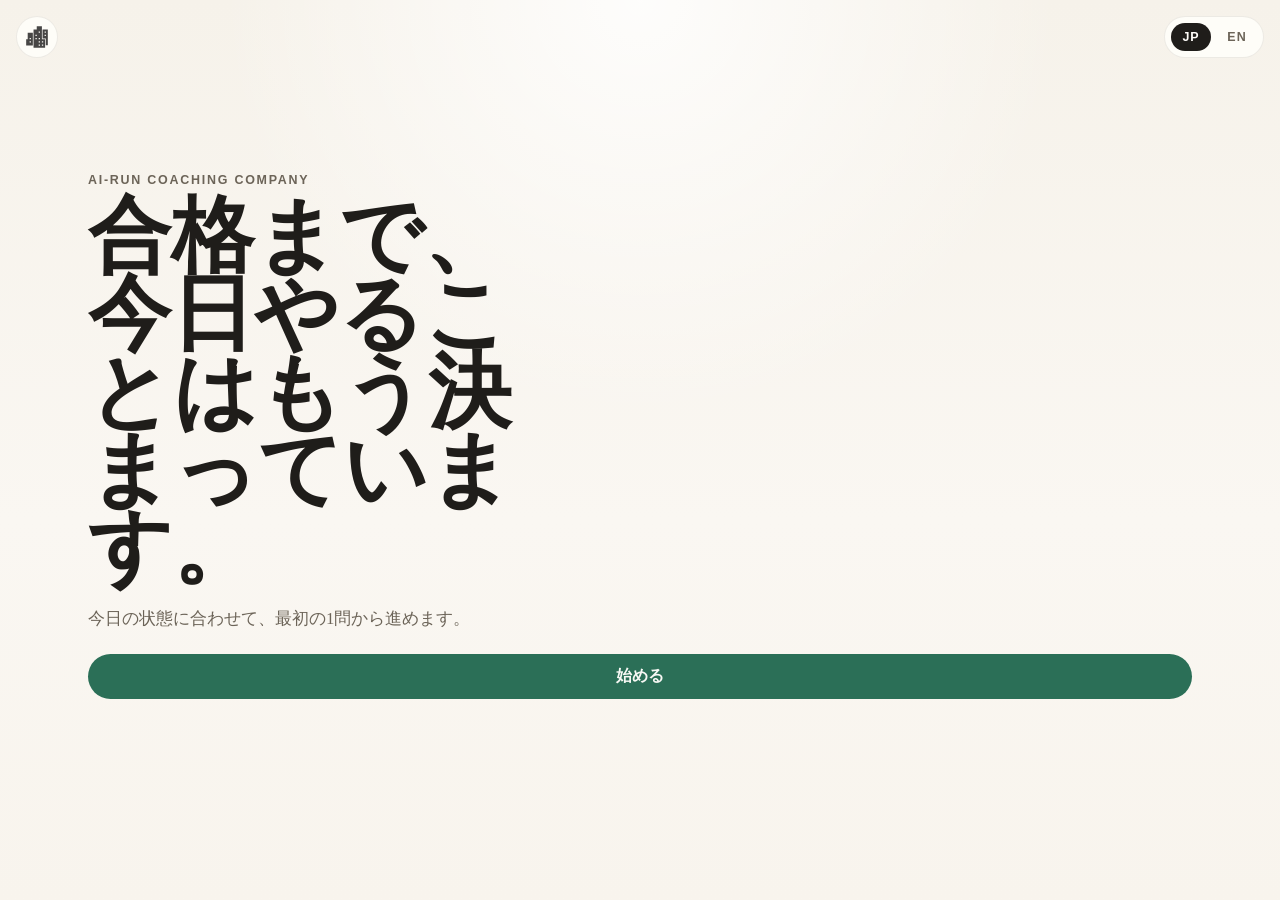
<file: index.html>
<!doctype html>
<html lang="ja">
  <head>
    <meta charset="UTF-8" />
    <meta name="viewport" content="width=device-width, initial-scale=1.0" />
    <title>Coaching Company</title>
    <link rel="icon" type="image/svg+xml" href="./urban-building-company-city-apartment-svgrepo-com.svg" />
    <link rel="stylesheet" href="./styles.css" />
  </head>
  <body>
    <main class="page-shell page-shell--slide">
      <section class="hero hero--slide">
        <a id="adminLink" class="admin-link" href="./company-view.html" aria-label="Admin">
          <img
            src="./urban-building-company-city-apartment-svgrepo-com.svg"
            alt=""
            class="admin-link__icon"
            aria-hidden="true"
          />
        </a>
        <p class="eyebrow">AI-run coaching company</p>
        <h1 id="topTitle">合格まで、今日やることはもう決まっています。</h1>
        <p id="topCopy" class="hero-copy">今日の状態に合わせて、最初の1問から進めます。</p>
        <a id="startLink" class="refresh-button hero-button slide-link" href="./start.html">始める</a>
      </section>
    </main>
    <script type="module">
      import { mountLanguageToggle, t, withLang } from "./session.js";
      mountLanguageToggle();
      document.documentElement.lang = new URLSearchParams(window.location.search).get("lang") || "ja";
      document.getElementById("topTitle").textContent = t("topTitle");
      document.getElementById("topCopy").textContent = t("topCopy");
      document.getElementById("startLink").textContent = t("startButton");
      document.getElementById("startLink").href = withLang("./start.html");
      document.getElementById("adminLink").href = withLang("./company-view.html");
      document.getElementById("adminLink").title = t("adminEntry");
      document.getElementById("adminLink").setAttribute("aria-label", t("adminEntry"));
    </script>
  </body>
</html>
</file>
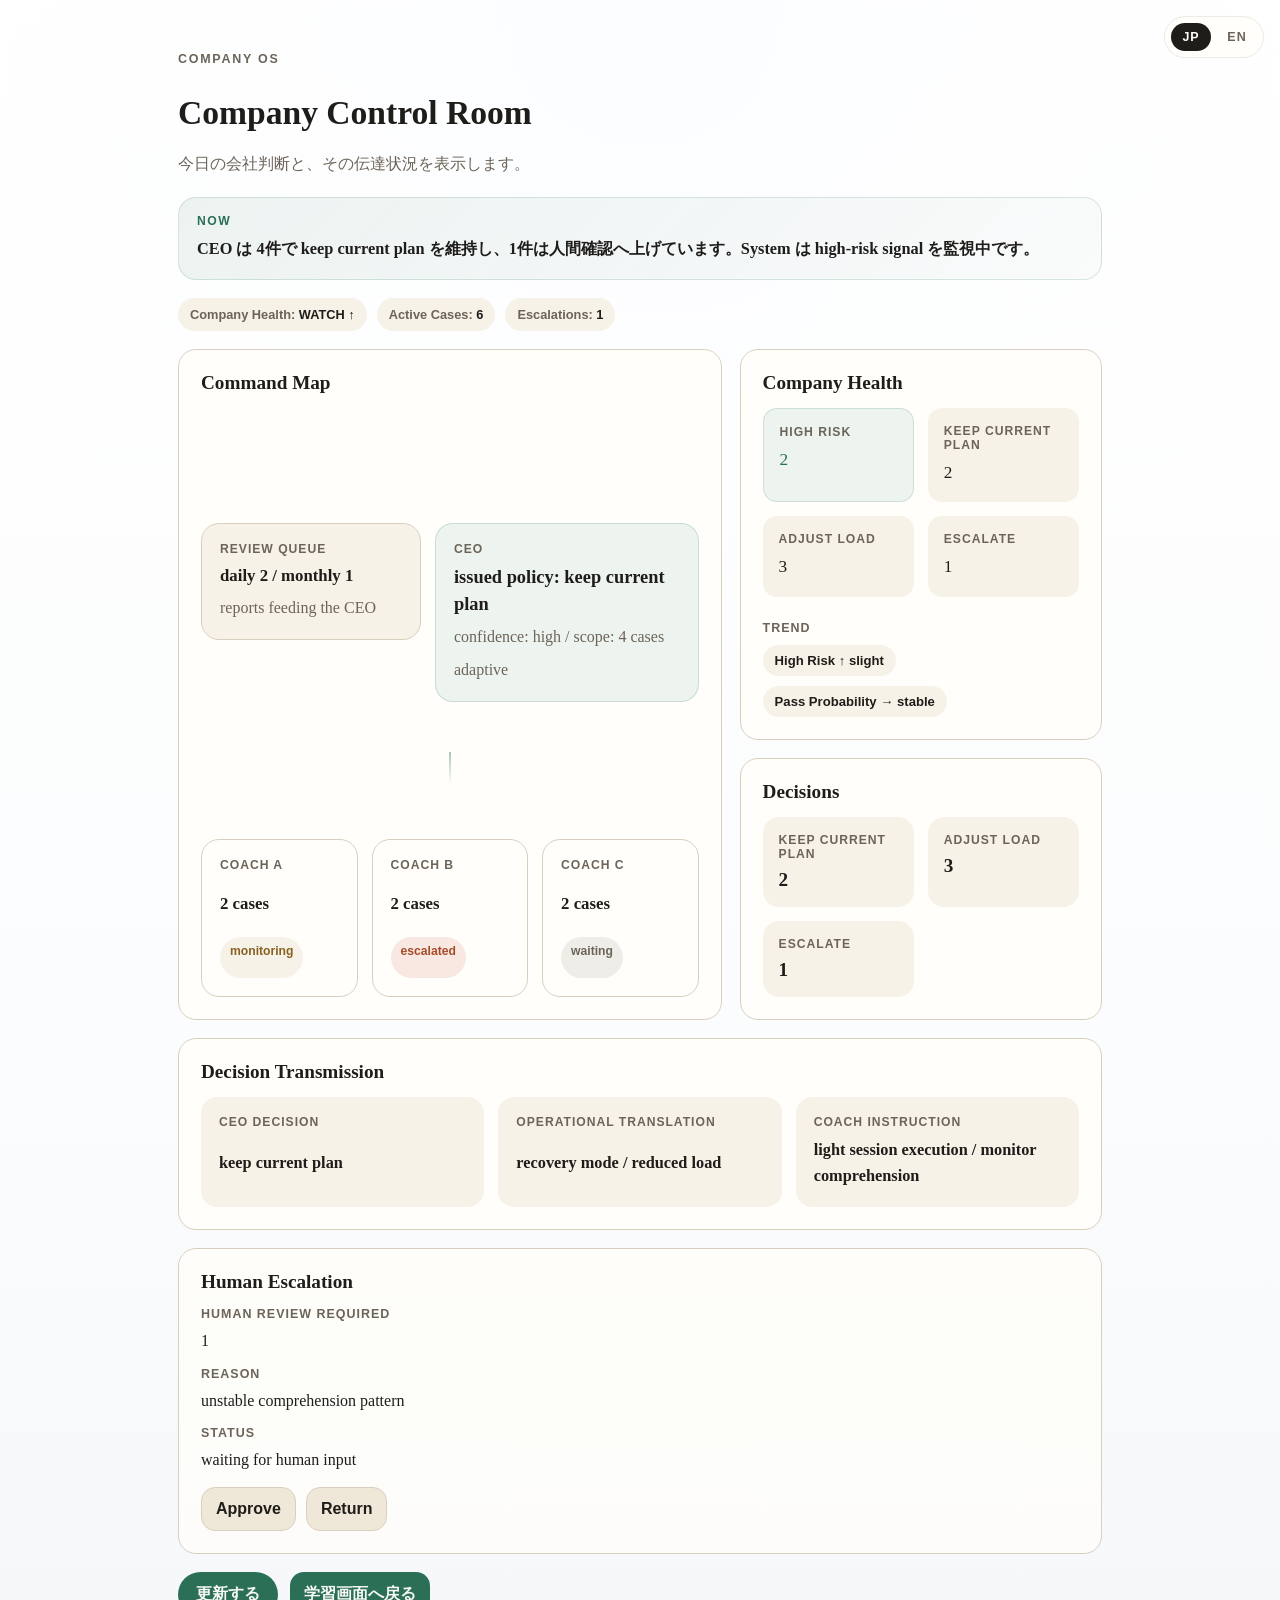
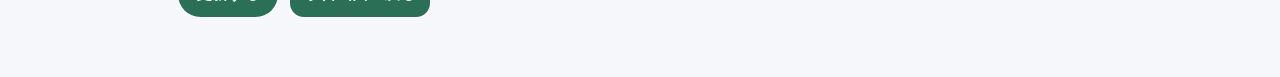
<file: company-view.html>
<!doctype html>
<html lang="ja">
  <head>
    <meta charset="UTF-8" />
    <meta name="viewport" content="width=device-width, initial-scale=1.0" />
    <title>Company View</title>
    <link rel="icon" type="image/svg+xml" href="./urban-building-company-city-apartment-svgrepo-com.svg" />
    <link rel="stylesheet" href="./styles.css" />
  </head>
  <body class="body--company">
    <main class="page-shell page-shell--slide">
      <section class="slide-card company-view company-view--ops">
        <p class="eyebrow">Company OS</p>
        <h1 id="companyViewTitle" class="slide-title"></h1>
        <p id="companyViewIntro" class="company-view__intro"></p>
        <div class="company-now">
          <p class="company-now__label" id="companyNowLabel"></p>
          <p class="company-now__body" id="companyNowLine"></p>
        </div>

        <div id="companyStatus" class="status-message">読み込み中です...</div>

        <div id="companyOps" class="company-ops" hidden>
          <div class="company-summary-strip">
            <span class="company-summary-chip"><span id="companyHealthStatusLabel"></span>: <strong id="companyHealthStatusValue"></strong></span>
            <span class="company-summary-chip"><span id="companyHealthActiveLabel"></span>: <strong id="companyHealthActiveValue"></strong></span>
            <span class="company-summary-chip"><span id="companyHealthEscalationLabel"></span>: <strong id="companyHealthEscalationValue"></strong></span>
          </div>

          <div class="company-grid">
            <section class="company-panel company-panel--wide company-panel--command">
              <h2 id="companyCommandTitle" class="company-panel__title"></h2>
              <div class="command-map">
                <div class="command-map__top">
                  <article class="command-node command-node--queue">
                    <p class="command-node__label" id="companyQueueTitle"></p>
                    <p class="command-node__value" id="companyQueueValue"></p>
                    <p class="command-node__meta" id="companyQueueMeta"></p>
                  </article>
                  <article class="command-node command-node--ceo">
                    <p class="command-node__label" id="companyLoopPolicyTitle"></p>
                    <p class="command-node__value" id="companyLoopPolicyBody"></p>
                    <p class="command-node__meta" id="companyLoopPolicyMeta"></p>
                    <p class="command-node__meta" id="companyLoopStatusValue"></p>
                  </article>
                </div>
                <div class="command-map__spine"></div>
                <div class="command-map__branches">
                  <article class="command-node">
                    <p class="command-node__label" id="coachALabel"></p>
                    <p class="command-node__value" id="coachAValue"></p>
                    <span class="command-node__badge" id="coachAStatus"></span>
                  </article>
                  <article class="command-node">
                    <p class="command-node__label" id="coachBLabel"></p>
                    <p class="command-node__value" id="coachBValue"></p>
                    <span class="command-node__badge" id="coachBStatus"></span>
                  </article>
                  <article class="command-node">
                    <p class="command-node__label" id="coachCLabel"></p>
                    <p class="command-node__value" id="coachCValue"></p>
                    <span class="command-node__badge" id="coachCStatus"></span>
                  </article>
                </div>
              </div>
            </section>

            <div class="company-column">
              <section class="company-panel company-panel--wide">
                <h2 id="companyHealthTitle" class="company-panel__title"></h2>
                <div class="company-overview">
                  <article class="company-metric company-metric--health">
                    <p class="company-metric__label" id="companyHealthRiskLabel"></p>
                    <p class="company-metric__value" id="companyHealthRiskValue"></p>
                  </article>
                  <article class="company-metric">
                    <p class="company-metric__label" id="companyDecisionKeepLabel"></p>
                    <p class="company-metric__value" id="companyDecisionKeepValue"></p>
                  </article>
                  <article class="company-metric">
                    <p class="company-metric__label" id="companyDecisionAdjustLabel"></p>
                    <p class="company-metric__value" id="companyDecisionAdjustValue"></p>
                  </article>
                  <article class="company-metric">
                    <p class="company-metric__label" id="companyDecisionEscalateLabel"></p>
                    <p class="company-metric__value" id="companyDecisionEscalateValue"></p>
                  </article>
                </div>
                <div class="company-trend">
                  <p class="company-trend__label" id="companyHealthTrendLabel"></p>
                  <div class="company-trend__list">
                    <span id="companyTrendRisk"></span>
                    <span id="companyTrendPass"></span>
                  </div>
                </div>
              </section>

              <section class="company-panel company-panel--wide">
                <h2 id="companyDecisionsTitle" class="company-panel__title"></h2>
                <div class="company-decisions">
                  <article class="company-decision-pill">
                    <p class="company-decision-pill__label" id="companyDecisionKeepSummaryLabel"></p>
                    <p class="company-decision-pill__value" id="companyDecisionKeepSummaryValue"></p>
                  </article>
                  <article class="company-decision-pill">
                    <p class="company-decision-pill__label" id="companyDecisionAdjustSummaryLabel"></p>
                    <p class="company-decision-pill__value" id="companyDecisionAdjustSummaryValue"></p>
                  </article>
                  <article class="company-decision-pill">
                    <p class="company-decision-pill__label" id="companyDecisionEscalateSummaryLabel"></p>
                    <p class="company-decision-pill__value" id="companyDecisionEscalateSummaryValue"></p>
                  </article>
                </div>
              </section>
            </div>
          </div>

          <section class="company-panel company-panel--wide">
            <h2 id="companyTransmissionTitle" class="company-panel__title"></h2>
            <div class="company-transmission">
              <article class="company-transmission__card">
                <p class="company-transmission__label" id="companyTransmissionDecisionLabel"></p>
                <p class="company-transmission__value" id="companyTransmissionDecisionValue"></p>
              </article>
              <article class="company-transmission__card">
                <p class="company-transmission__label" id="companyTransmissionOpsLabel"></p>
                <p class="company-transmission__value" id="companyTransmissionOpsValue"></p>
              </article>
              <article class="company-transmission__card">
                <p class="company-transmission__label" id="companyTransmissionInstructionLabel"></p>
                <p class="company-transmission__value" id="companyTransmissionInstructionValue"></p>
              </article>
            </div>
          </section>

          <section class="company-panel company-panel--wide company-panel--subtle">
            <h2 id="companyEscalationTitle" class="company-panel__title"></h2>
            <dl class="company-panel__list">
              <div class="company-panel__row">
                <dt id="companyEscalationCountLabel"></dt>
                <dd id="companyEscalationCountValue"></dd>
              </div>
              <div class="company-panel__row">
                <dt id="companyEscalationReasonLabel"></dt>
                <dd id="companyEscalationReasonValue"></dd>
              </div>
              <div class="company-panel__row">
                <dt id="companyEscalationStatusLabel"></dt>
                <dd id="companyEscalationStatusValue"></dd>
              </div>
            </dl>
            <div class="company-review-actions">
              <button id="companyApproveReview" class="session-button session-button--ghost" type="button"></button>
              <button id="companyReturnReview" class="session-button session-button--ghost" type="button"></button>
            </div>
          </section>
        </div>

        <div class="company-view__actions">
          <button id="companyRefresh" class="refresh-button" type="button"></button>
          <a id="companyBack" class="session-button slide-link" href="./start.html"></a>
        </div>
      </section>
    </main>

    <script type="module">
      import { mountLanguageToggle, t, withLang } from "./session.js";

      const SAMPLE_CASES = [
        {
          id: "A-102",
          coach: "A",
          risk: "high",
          decision: "keep_current_plan",
          queue: "daily",
          escalation: false,
        },
        {
          id: "B-087",
          coach: "A",
          risk: "medium",
          decision: "reduce_load",
          queue: "daily",
          escalation: false,
        },
        {
          id: "C-041",
          coach: "B",
          risk: "high",
          decision: "human_review",
          queue: "monthly",
          escalation: true,
        },
        {
          id: "D-019",
          coach: "B",
          risk: "low",
          decision: "increase_load",
          queue: "none",
          escalation: false,
        },
        {
          id: "E-008",
          coach: "C",
          risk: "medium",
          decision: "switch_subject",
          queue: "none",
          escalation: false,
        },
        {
          id: "F-116",
          coach: "C",
          risk: "low",
          decision: "keep_current_plan",
          queue: "none",
          escalation: false,
        },
      ];

      mountLanguageToggle();
      document.documentElement.lang = new URLSearchParams(window.location.search).get("lang") || "ja";

      const statusEl = document.getElementById("companyStatus");
      const opsEl = document.getElementById("companyOps");

      document.getElementById("companyViewTitle").textContent = t("companyViewTitle");
      document.getElementById("companyViewIntro").textContent = t("companyViewIntro");
      document.getElementById("companyNowLabel").textContent = t("companyNowLabel");
      document.getElementById("companyNowLine").textContent = t("companyNowLine");
      document.getElementById("companyCommandTitle").textContent = t("companyCommandTitle");
      document.getElementById("companyHealthTitle").textContent = t("companyHealthTitle");
      document.getElementById("companyDecisionsTitle").textContent = t("companyDecisionsTitle");
      document.getElementById("companyTransmissionTitle").textContent = t("companyTransmissionTitle");
      document.getElementById("companyEscalationTitle").textContent = t("companyEscalationTitle");

      document.getElementById("companyHealthStatusLabel").textContent = t("companyHealthStatus");
      document.getElementById("companyHealthActiveLabel").textContent = t("companyHealthActive");
      document.getElementById("companyHealthRiskLabel").textContent = t("companyHealthRisk");
      document.getElementById("companyHealthEscalationLabel").textContent = t("companyHealthEscalations");
      document.getElementById("companyHealthTrendLabel").textContent = t("companyHealthTrend");

      document.getElementById("companyDecisionKeepLabel").textContent = t("companyDecisionKeep");
      document.getElementById("companyDecisionAdjustLabel").textContent = t("companyDecisionAdjust");
      document.getElementById("companyDecisionEscalateLabel").textContent = t("companyDecisionEscalate");

      document.getElementById("companyDecisionKeepSummaryLabel").textContent = t("companyDecisionKeep");
      document.getElementById("companyDecisionAdjustSummaryLabel").textContent = t("companyDecisionAdjust");
      document.getElementById("companyDecisionEscalateSummaryLabel").textContent = t("companyDecisionEscalate");

      document.getElementById("companyQueueTitle").textContent = t("companyQueueTitle");
      document.getElementById("companyLoopPolicyTitle").textContent = t("companyLoopPolicyTitle");
      document.getElementById("companyLoopPolicyMeta").textContent = t("companyLoopPolicyMeta");
      document.getElementById("coachALabel").textContent = t("companyCoachALabel");
      document.getElementById("coachBLabel").textContent = t("companyCoachBLabel");
      document.getElementById("coachCLabel").textContent = t("companyCoachCLabel");

      document.getElementById("companyTransmissionDecisionLabel").textContent = t("companyTransmissionDecision");
      document.getElementById("companyTransmissionOpsLabel").textContent = t("companyTransmissionOps");
      document.getElementById("companyTransmissionInstructionLabel").textContent = t("companyTransmissionInstruction");

      document.getElementById("companyEscalationCountLabel").textContent = t("companyEscalationCount");
      document.getElementById("companyEscalationReasonLabel").textContent = t("companyEscalationReason");
      document.getElementById("companyEscalationStatusLabel").textContent = t("companyEscalationStatus");
      document.getElementById("companyApproveReview").textContent = t("companyEscalationApprove");
      document.getElementById("companyReturnReview").textContent = t("companyEscalationReturn");

      document.getElementById("companyRefresh").textContent = t("companyRefresh");
      document.getElementById("companyBack").textContent = t("companyBack");
      document.getElementById("companyBack").href = withLang("./start.html");

      function deriveCompanyOverview(sampleCases) {
        const activeCases = sampleCases.length;
        const highRisk = sampleCases.filter((item) => item.risk === "high").length;
        const escalations = sampleCases.filter((item) => item.escalation || item.decision === "human_review").length;
        const keepCount = sampleCases.filter((item) => item.decision === "keep_current_plan" || item.decision === "stay_course").length;
        const adjustCount = sampleCases.filter((item) => ["reduce_load", "increase_load", "switch_subject"].includes(item.decision)).length;
        const escalateCount = sampleCases.filter((item) => item.decision === "human_review").length;
        const healthStatus = escalations > 0 || highRisk >= 2 ? "WATCH" : "STABLE";
        const queueDaily = sampleCases.filter((item) => item.queue === "daily").length;
        const queueMonthly = sampleCases.filter((item) => item.queue === "monthly").length;
        const coaches = ["A", "B", "C"].map((coach) => {
          const coachCases = sampleCases.filter((item) => item.coach === coach);
          const escalated = coachCases.some((item) => item.escalation);
          const highLoad = coachCases.some((item) => item.risk === "high");
          let statusKey = "companyCoachApplied";
          if (escalated) statusKey = "companyCoachEscalated";
          else if (highLoad) statusKey = "companyCoachMonitoring";
          else if (coach === "C") statusKey = "companyCoachWaiting";
          return {
            coach,
            count: coachCases.length,
            statusKey,
          };
        });
        return { activeCases, highRisk, escalations, keepCount, adjustCount, escalateCount, healthStatus, queueDaily, queueMonthly, coaches };
      }

      let reviewState = "waiting";

      function currentNowLine() {
        if (reviewState === "approved") {
          return t("companyNowApproved");
        }
        if (reviewState === "returned") {
          return t("companyNowReturned");
        }
        return t("companyNowLine");
      }

      function renderView(sampleCases) {
        const overview = deriveCompanyOverview(sampleCases);

        document.getElementById("companyNowLine").textContent = currentNowLine();
        document.getElementById("companyHealthStatusValue").textContent =
          overview.healthStatus === "WATCH" ? t("companyHealthWatch") : t("companyHealthStable");
        document.getElementById("companyHealthActiveValue").textContent = String(overview.activeCases);
        document.getElementById("companyHealthRiskValue").textContent = String(overview.highRisk);
        document.getElementById("companyHealthEscalationValue").textContent = String(overview.escalations);
        document.getElementById("companyTrendRisk").textContent = t("companyTrendRiskUp");
        document.getElementById("companyTrendPass").textContent = t("companyTrendPassStable");

        document.getElementById("companyDecisionKeepValue").textContent = String(overview.keepCount);
        document.getElementById("companyDecisionAdjustValue").textContent = String(overview.adjustCount);
        document.getElementById("companyDecisionEscalateValue").textContent = String(overview.escalateCount);
        document.getElementById("companyDecisionKeepSummaryValue").textContent = String(overview.keepCount);
        document.getElementById("companyDecisionAdjustSummaryValue").textContent = String(overview.adjustCount);
        document.getElementById("companyDecisionEscalateSummaryValue").textContent = String(overview.escalateCount);

        document.getElementById("companyQueueValue").textContent = t("companyQueueValue", overview.queueDaily, overview.queueMonthly);
        document.getElementById("companyQueueMeta").textContent = t("companyQueueMeta");
        document.getElementById("companyLoopPolicyBody").textContent = t("companyFlowKeep");
        document.getElementById("companyLoopStatusValue").textContent = overview.escalations > 0 ? t("companyImproving") : t("companyStableLoop");

        overview.coaches.forEach((coach) => {
          document.getElementById(`coach${coach.coach}Value`).textContent = t("companyCoachCases", coach.count);
          const badge = document.getElementById(`coach${coach.coach}Status`);
          badge.textContent = t(coach.statusKey);
          badge.dataset.state = coach.statusKey;
        });

        document.getElementById("companyTransmissionDecisionValue").textContent = t("companyTransmissionDecisionValue");
        document.getElementById("companyTransmissionOpsValue").textContent = t("companyTransmissionOpsValue");
        document.getElementById("companyTransmissionInstructionValue").textContent = t("companyTransmissionInstructionValue");

        document.getElementById("companyEscalationCountValue").textContent = String(overview.escalations);
        document.getElementById("companyEscalationReasonValue").textContent =
          overview.escalations > 0 ? t("companyEscalationReasonValue") : t("companyFlowNoEscalation");
        document.getElementById("companyEscalationStatusValue").textContent =
          overview.escalations > 0
            ? reviewState === "approved"
              ? t("companyEscalationApproved")
              : reviewState === "returned"
                ? t("companyEscalationReturned")
                : t("companyEscalationWaiting")
            : t("companyFlowNoEscalation");

        document.getElementById("companyApproveReview").disabled = overview.escalations === 0 || reviewState === "approved";
        document.getElementById("companyReturnReview").disabled = overview.escalations === 0 || reviewState === "returned";

        statusEl.hidden = true;
        opsEl.hidden = false;
      }

      async function refreshView() {
        statusEl.hidden = false;
        opsEl.hidden = true;
        statusEl.dataset.state = "";
        statusEl.textContent = t("loading");

        try {
          renderView(SAMPLE_CASES);
        } catch (error) {
          statusEl.hidden = false;
          statusEl.dataset.state = "error";
          statusEl.textContent = error.message || "Failed to load company view.";
        }
      }

      document.getElementById("companyRefresh").addEventListener("click", refreshView);
      document.getElementById("companyApproveReview").addEventListener("click", () => {
        reviewState = "approved";
        renderView(SAMPLE_CASES);
      });
      document.getElementById("companyReturnReview").addEventListener("click", () => {
        reviewState = "returned";
        renderView(SAMPLE_CASES);
      });
      refreshView();
    </script>
  </body>
</html>
</file>
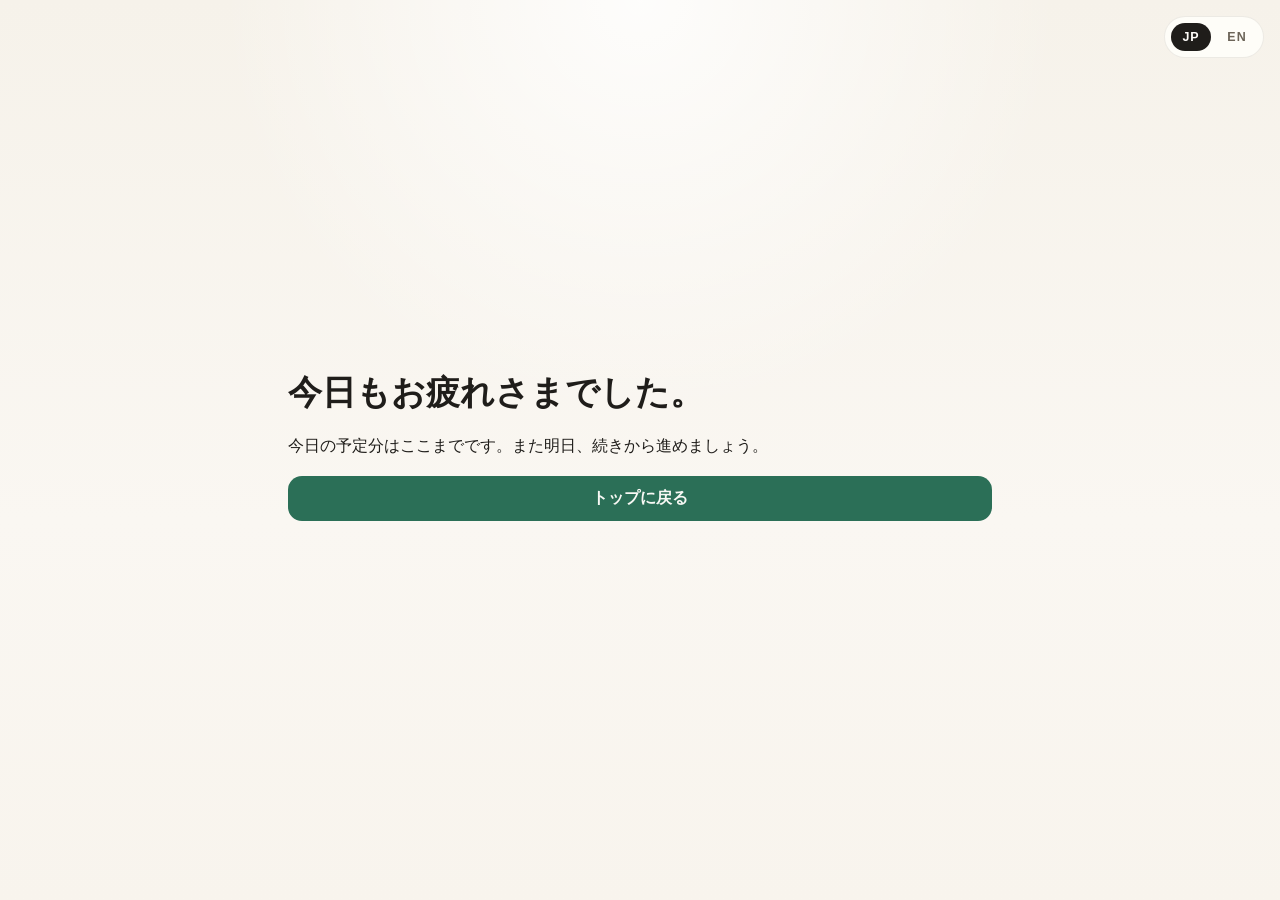
<file: day-end.html>
<!doctype html>
<html lang="ja">
  <head>
    <meta charset="UTF-8" />
    <meta name="viewport" content="width=device-width, initial-scale=1.0" />
    <title>Day End</title>
    <link rel="icon" type="image/svg+xml" href="./urban-building-company-city-apartment-svgrepo-com.svg" />
    <link rel="stylesheet" href="./styles.css" />
  </head>
  <body>
    <main class="page-shell page-shell--slide">
      <article class="slide-card">
        <h2 id="dayEndTitle" class="slide-title"></h2>
        <p id="dayEndBody" class="session-card__body"></p>
        <a id="dayEndTopLink" class="session-button slide-link" href="./index.html"></a>
      </article>
    </main>

    <script type="module">
      import { clearStore, mountLanguageToggle, t, withLang } from "./session.js";

      mountLanguageToggle();
      document.documentElement.lang = new URLSearchParams(window.location.search).get("lang") || "ja";
      document.getElementById("dayEndTitle").textContent = t("dayEndTitle");
      document.getElementById("dayEndBody").textContent = t("dayEndBody");
      document.getElementById("dayEndTopLink").textContent = t("backTop");
      document.getElementById("dayEndTopLink").href = withLang("./index.html");
      clearStore();
    </script>
  </body>
</html>
</file>
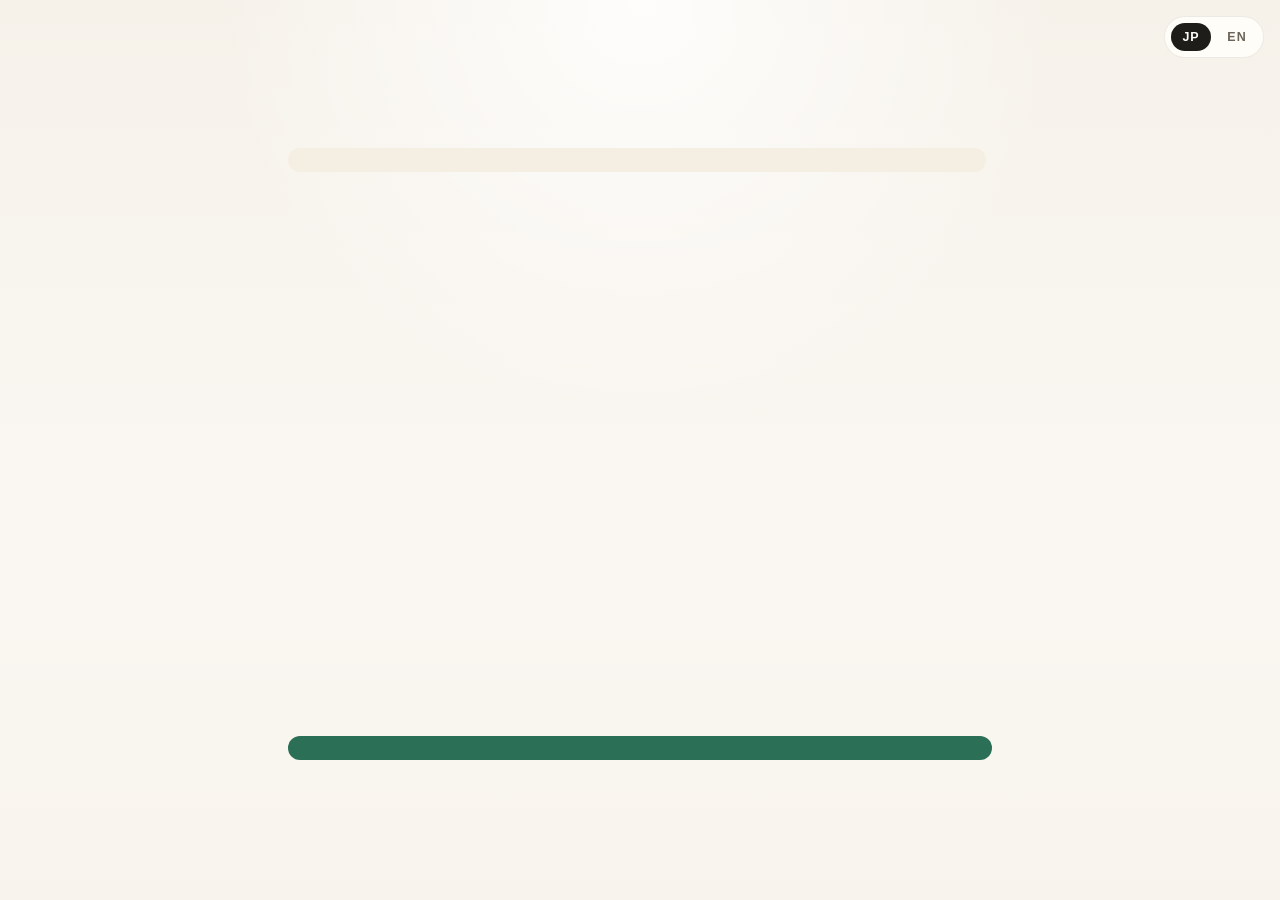
<file: intervention.html>
<!doctype html>
<html lang="ja">
  <head>
    <meta charset="UTF-8" />
    <meta name="viewport" content="width=device-width, initial-scale=1.0" />
    <title>Coach</title>
    <link rel="icon" type="image/svg+xml" href="./urban-building-company-city-apartment-svgrepo-com.svg" />
    <link rel="stylesheet" href="./styles.css" />
  </head>
  <body>
    <main class="page-shell page-shell--slide">
      <article class="slide-card">
        <div class="slide-scroll slide-scroll--intervention">
          <h2 id="interventionTitle" class="slide-title"></h2>
          <div id="questionRecall" class="question-recall" hidden>
            <p id="questionRecallLabel" class="question-recall__label"></p>
            <p id="questionRecallStem" class="question-recall__stem"></p>
            <p id="questionRecallChoice" class="question-recall__choice"></p>
          </div>
          <div id="resultFeedback" class="answer-feedback"></div>
          <div id="reflectionThread" class="reflection-thread"></div>

          <form id="reflectionForm" class="reflection-form">
            <label id="reflectionLabel" class="reflection-form__label" for="reflectionInput"></label>
            <input id="reflectionInput" class="reflection-form__input" type="text" autocomplete="off" />
            <button id="reflectionSubmit" class="session-button" type="submit"></button>
          </form>
        </div>

        <div id="postReflectionActions" class="stage-actions" hidden>
          <button id="continueReflectionButton" class="session-button session-button--ghost" type="button"></button>
          <a id="nextLink" class="session-button slide-link" href="./summary.html"></a>
        </div>
      </article>
    </main>

    <script type="module">
      import {
        buildInitialReflectionPrompt,
        buildSummaryText,
        getStore,
        LANG,
        mergeStore,
        mountLanguageToggle,
        requestReflection,
        t,
        translateTexts,
        withLang,
      } from "./session.js";

      const store = getStore();
      const question = store.currentQuestion;
      const result = store.lastResult;
      const studentState = store.studentState;
      const selectedChoice = store.selectedChoice;
      if (!question || !result || !studentState) {
        window.location.href = "./question.html";
      }

      mountLanguageToggle();
      document.documentElement.lang = new URLSearchParams(window.location.search).get("lang") || "ja";
      mergeStore({ stage: "coach" });

      const reflectionThread = document.getElementById("reflectionThread");
      const reflectionForm = document.getElementById("reflectionForm");
      const reflectionLabel = document.getElementById("reflectionLabel");
      const reflectionInput = document.getElementById("reflectionInput");
      const reflectionSubmit = document.getElementById("reflectionSubmit");
      const postReflectionActions = document.getElementById("postReflectionActions");
      const continueReflectionButton = document.getElementById("continueReflectionButton");
      const nextLink = document.getElementById("nextLink");
      const resultFeedback = document.getElementById("resultFeedback");
      const questionRecall = document.getElementById("questionRecall");
      const questionRecallStem = document.getElementById("questionRecallStem");
      const questionRecallChoice = document.getElementById("questionRecallChoice");
      document.getElementById("interventionTitle").textContent = t("interventionTitle");
      document.getElementById("questionRecallLabel").textContent = t("currentQuestion");
      reflectionSubmit.textContent = t("submit");
      continueReflectionButton.textContent = t("continueChat");
      nextLink.textContent = t("proceedNext");
      nextLink.href = withLang("./summary.html");

      const initialPrompt = buildInitialReflectionPrompt(result);
      let resultText = result.isCorrect ? `正解です。${result.explanation}` : `正解は ${result.correct} です。${result.explanation}`;
      let recallStemText = question?.stem || "";
      let recallChoiceText = selectedChoice ? `あなたの回答: ${selectedChoice}. ${question.choices[selectedChoice - 1] || ""}` : "";
      let coachPromptText = initialPrompt;

      if (LANG === "en") {
        const translated = await translateTexts([resultText, recallStemText, recallChoiceText, coachPromptText]);
        [resultText, recallStemText, recallChoiceText, coachPromptText] = translated;
      }

      resultFeedback.dataset.result = result.isCorrect ? "correct" : "incorrect";
      resultFeedback.textContent = resultText;

      if (question?.stem && selectedChoice) {
        questionRecall.hidden = false;
        questionRecallStem.textContent = recallStemText;
        questionRecallChoice.textContent = recallChoiceText;
      }
      let coachTurn = 1;
      let currentMode = result.isCorrect ? "correct_check" : "mistake_review";

      reflectionThread.innerHTML = `<div class="reflection-bubble" data-role="coach">${coachPromptText}</div>`;
      reflectionLabel.textContent = result.isCorrect ? t("explainBriefly") : t("mistakePrompt");
      reflectionInput.placeholder = result.isCorrect
        ? LANG === "en"
          ? "Example: ◎◎ means a right recognized for △△"
          : "例: ◎◎とは、△△のために認められる権利"
        : LANG === "en"
          ? "Example: I misunderstood that it also applied to ◎◎ / I thought ◎◎ was the exception"
          : "例: ◎◎まで対象になると勘違いした / ◎◎が特則だと思っていた";

      continueReflectionButton.addEventListener("click", () => {
        currentMode = "follow_up";
        reflectionForm.hidden = false;
        postReflectionActions.hidden = true;
        reflectionInput.disabled = false;
        reflectionSubmit.disabled = false;
        reflectionInput.value = "";
        reflectionLabel.textContent = LANG === "en" ? "You can continue asking about this point" : "この論点について続けて聞けます";
        reflectionInput.placeholder = LANG === "en"
          ? "Example: What does statutory lien mean? / Is there an exception in this question?"
          : "例: 先取特権の意味を教えてください / この問題の特則はありますか？";
        reflectionInput.focus();
      });

      reflectionForm.addEventListener("submit", async (event) => {
        event.preventDefault();
        const learnerReflection = reflectionInput.value.trim();
        if (!learnerReflection) return;

        reflectionThread.insertAdjacentHTML("beforeend", `<div class="reflection-bubble" data-role="user">${learnerReflection}</div>`);
        const payload = await requestReflection({
          questionText: question.stem,
          explanationText: result.explanation,
          learnerReflection,
          coachTurn,
          mode: currentMode,
        });

        const coachMessage = LANG === "en" ? (await translateTexts([payload.coachMessage]))[0] : payload.coachMessage;
        reflectionThread.insertAdjacentHTML("beforeend", `<div class="reflection-bubble" data-role="coach">${coachMessage}</div>`);
        const summaryBase = buildSummaryText(studentState, payload.coachMessage);
        const summaryText = LANG === "en" ? (await translateTexts([summaryBase]))[0] : summaryBase;
        mergeStore({
          summaryText,
          stage: "summary",
        });

        reflectionInput.disabled = true;
        reflectionSubmit.disabled = true;
        coachTurn = Math.min(3, coachTurn + 1);

        reflectionForm.hidden = true;
        postReflectionActions.hidden = false;
      });
    </script>
  </body>
</html>
</file>
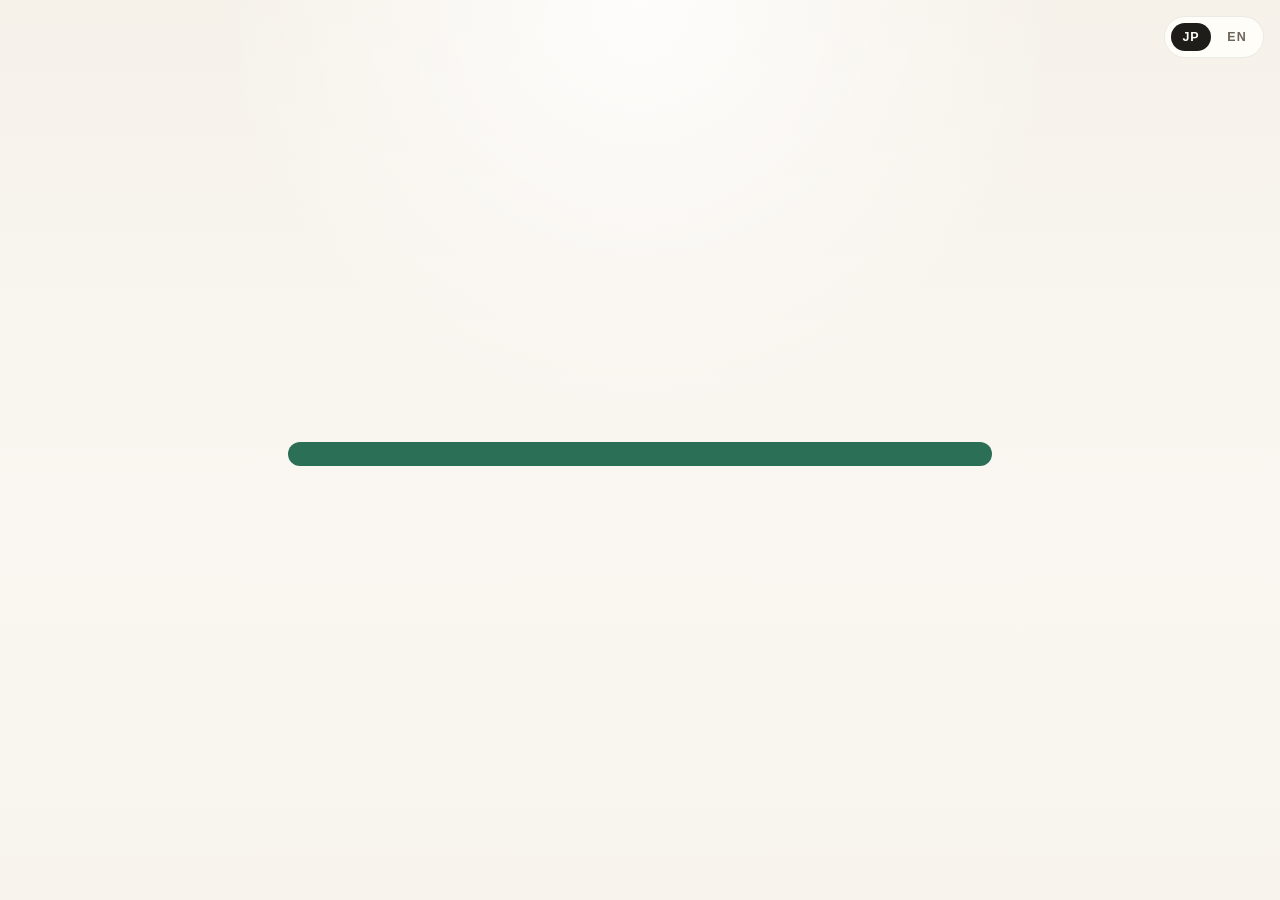
<file: intro.html>
<!doctype html>
<html lang="ja">
  <head>
    <meta charset="UTF-8" />
    <meta name="viewport" content="width=device-width, initial-scale=1.0" />
    <title>Session Intro</title>
    <link rel="icon" type="image/svg+xml" href="./urban-building-company-city-apartment-svgrepo-com.svg" />
    <link rel="stylesheet" href="./styles.css" />
  </head>
  <body>
    <main class="page-shell page-shell--slide">
      <article class="slide-card">
        <h2 id="introTitle" class="slide-title"></h2>
        <a id="introNextLink" class="session-button slide-link" href="./topic.html"></a>
      </article>
    </main>
    <script type="module">
      import { buildSessionIntro, getStore, loadStudentState, mergeStore, mountLanguageToggle, t, translateTexts, withLang, LANG } from "./session.js";
      mountLanguageToggle();
      document.documentElement.lang = new URLSearchParams(window.location.search).get("lang") || "ja";
      const stored = getStore();
      let studentState = stored.studentState;
      let signals = stored.signals;
      let dailyQuota = stored.dailyQuota;

      if (!studentState || !signals || !dailyQuota) {
        const payload = await loadStudentState();
        studentState = payload.studentState;
        signals = payload.signals;
        dailyQuota = payload.dailyQuota;
      }

      const introText = buildSessionIntro(studentState, signals, dailyQuota);
      const [translatedIntro] = LANG === "en" ? await translateTexts([introText]) : [introText];
      document.getElementById("introTitle").textContent = translatedIntro;
      document.getElementById("introNextLink").textContent = t("next");
      document.getElementById("introNextLink").href = withLang("./topic.html");
      mergeStore({ stage: "intro" });
    </script>
  </body>
</html>
</file>
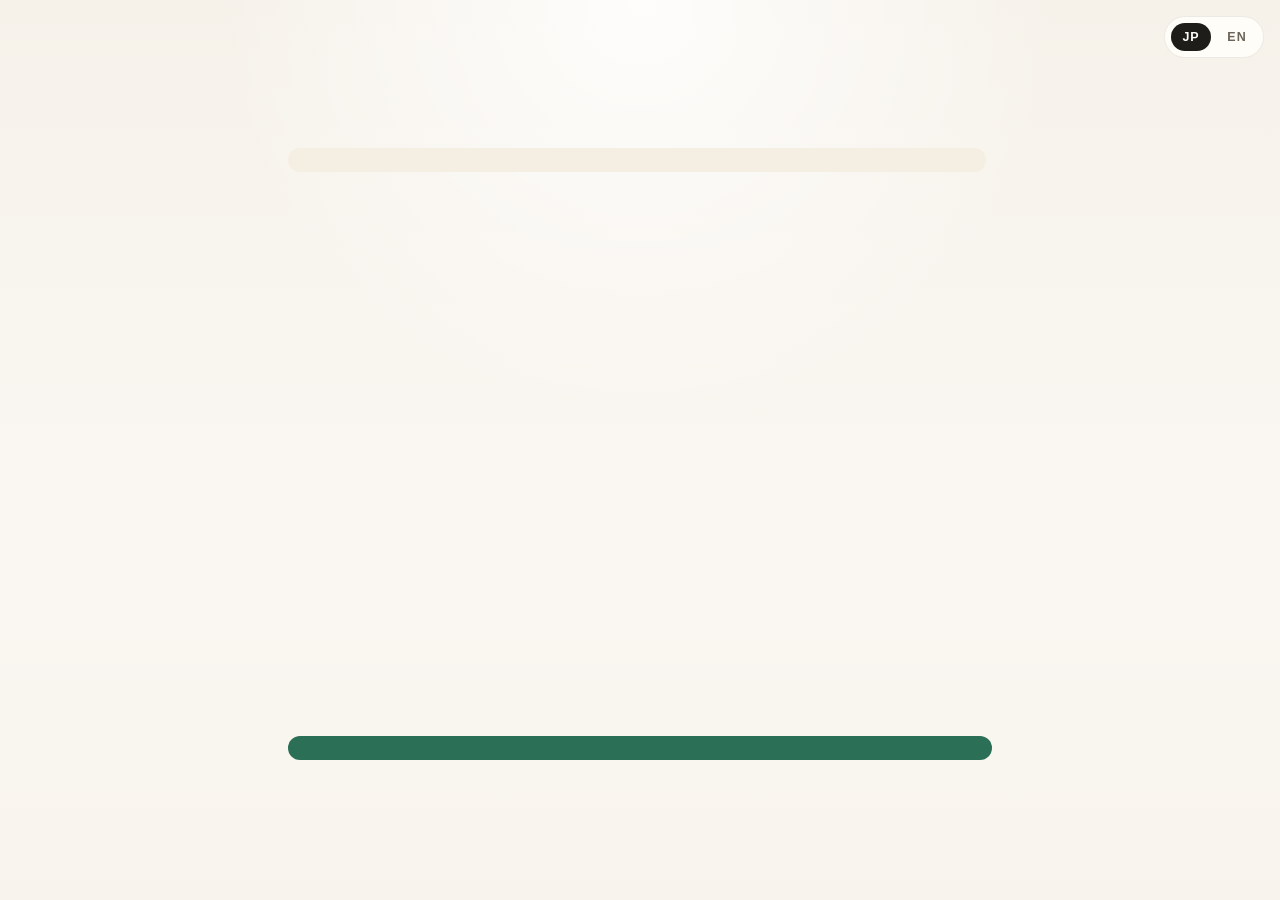
<file: question.html>
<!doctype html>
<html lang="ja">
  <head>
    <meta charset="UTF-8" />
    <meta name="viewport" content="width=device-width, initial-scale=1.0" />
    <title>Question</title>
    <link rel="icon" type="image/svg+xml" href="./urban-building-company-city-apartment-svgrepo-com.svg" />
    <link rel="stylesheet" href="./styles.css" />
  </head>
  <body>
    <main class="page-shell page-shell--slide">
      <article class="slide-card">
        <div class="slide-scroll slide-scroll--question">
          <h2 id="questionTopic" class="slide-title"></h2>
          <p id="questionStem" class="question-stem"></p>
          <div id="choiceList" class="choice-list"></div>
        </div>
        <button id="answerButton" class="session-button" type="button"></button>
      </article>
    </main>

    <script type="module">
      import { buildQuestionTopic, getStore, loadQuestion, mergeStore, mountLanguageToggle, submitAnswer, t, translateTexts, LANG } from "./session.js";

      mountLanguageToggle();
      document.documentElement.lang = new URLSearchParams(window.location.search).get("lang") || "ja";
      mergeStore({ stage: "question" });
      const store = getStore();
      let question = store.currentQuestion;
      if (!question) {
        question = await loadQuestion();
      }

      let selectedChoice = null;
      const questionTexts = [buildQuestionTopic(question), question.stem, ...question.choices];
      const translatedTexts = LANG === "en" ? await translateTexts(questionTexts) : questionTexts;
      const [questionTopicText, questionStemText, ...choiceTexts] = translatedTexts;
      document.getElementById("questionTopic").textContent = questionTopicText;
      document.getElementById("questionStem").textContent = questionStemText;

      const choiceList = document.getElementById("choiceList");
      choiceTexts.forEach((choiceText, index) => {
        const button = document.createElement("button");
        button.type = "button";
        button.className = "choice-button";
        button.textContent = `${index + 1}. ${choiceText}`;
        button.addEventListener("click", () => {
          selectedChoice = index + 1;
          [...choiceList.querySelectorAll(".choice-button")].forEach((node, nodeIndex) => {
            node.dataset.selected = nodeIndex === index ? "true" : "false";
          });
        });
        choiceList.appendChild(button);
      });

      document.getElementById("answerButton").textContent = t("answer");
      document.getElementById("answerButton").addEventListener("click", async () => {
        if (!selectedChoice) return;
        const payload = await submitAnswer(question.id, selectedChoice);
        mergeStore({
          currentQuestion: question,
          lastResult: payload.result,
          selectedChoice,
          studentState: payload.studentState,
          signals: payload.signals,
          completedCount: Number(getStore().completedCount || 0) + 1,
          stage: "coach",
        });
        window.location.href = "./intervention.html";
      });
    </script>
  </body>
</html>
</file>
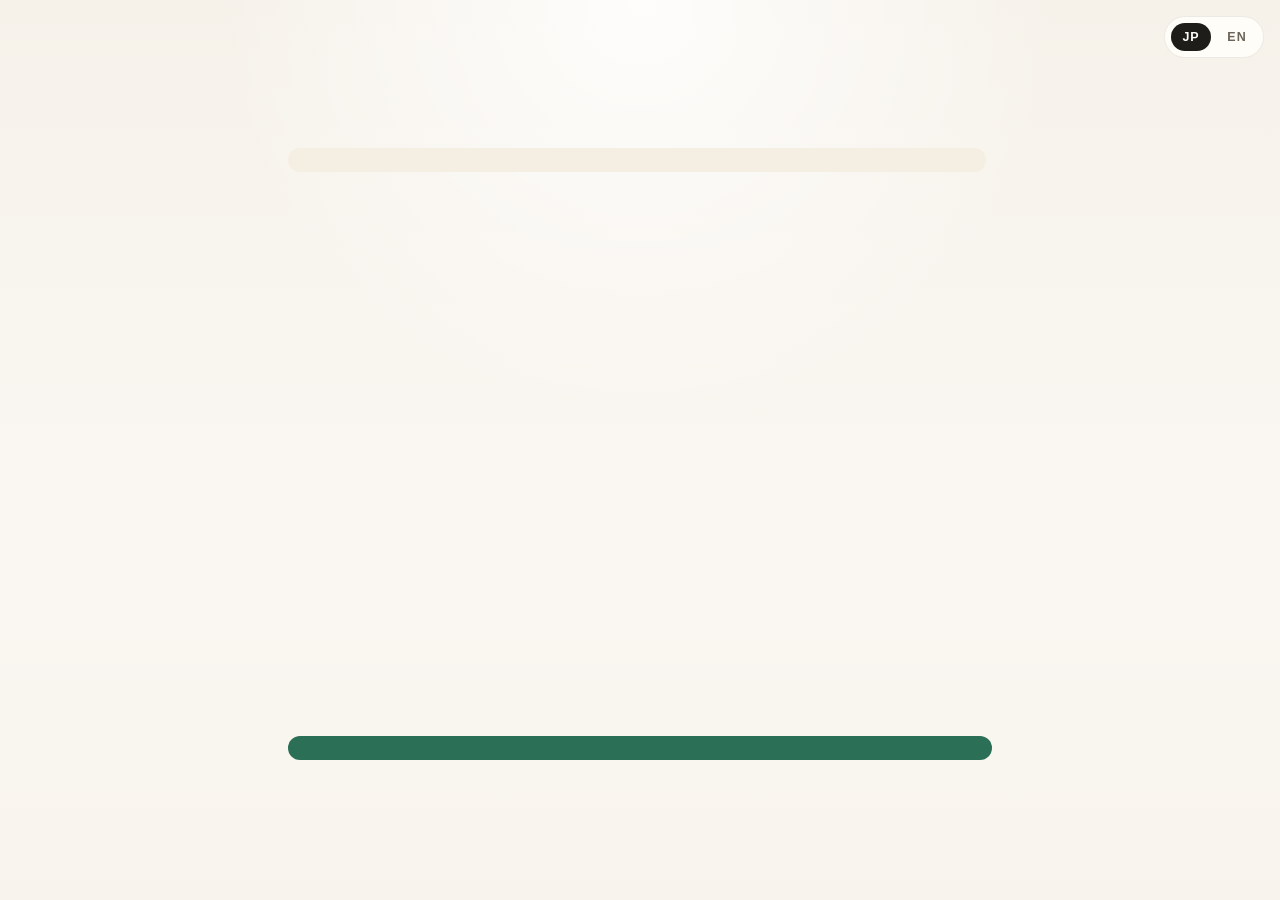
<file: result.html>
<!doctype html>
<html lang="ja">
  <head>
    <meta charset="UTF-8" />
    <meta name="viewport" content="width=device-width, initial-scale=1.0" />
    <title>Result</title>
    <link rel="icon" type="image/svg+xml" href="./urban-building-company-city-apartment-svgrepo-com.svg" />
    <link rel="stylesheet" href="./styles.css" />
  </head>
  <body>
    <main class="page-shell page-shell--slide">
      <article class="slide-card">
        <h2 id="resultPrompt" class="slide-title">読み込み中です...</h2>
        <a class="session-button slide-link" href="./intervention.html">続ける</a>
      </article>
    </main>

    <script type="module">
      import { buildReasonPrompt, getStore, mergeStore } from "./session.js";

      const store = getStore();
      const result = store.lastResult;
      if (!result) {
        window.location.href = "./question.html";
      }

      mergeStore({ stage: "result" });
      document.getElementById("resultPrompt").textContent = buildReasonPrompt(store.selectedChoice);
    </script>
  </body>
</html>
</file>
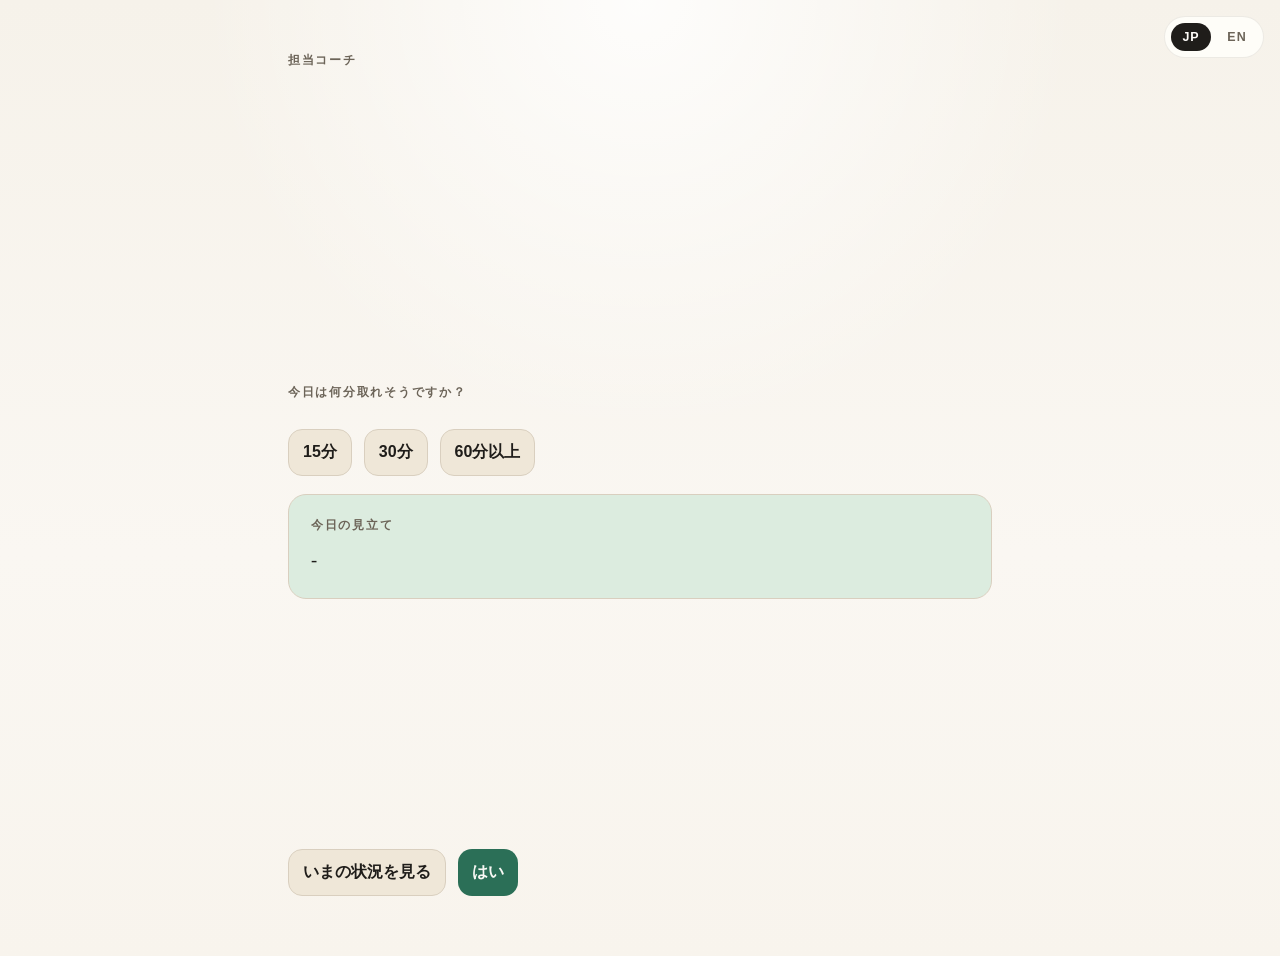
<file: start.html>
<!doctype html>
<html lang="ja">
  <head>
    <meta charset="UTF-8" />
    <meta name="viewport" content="width=device-width, initial-scale=1.0" />
    <title>学習セッション開始</title>
    <link rel="icon" type="image/svg+xml" href="./urban-building-company-city-apartment-svgrepo-com.svg" />
    <link rel="stylesheet" href="./styles.css" />
  </head>
  <body>
    <main class="page-shell page-shell--slide">
      <section class="slide-card">
        <p id="coachLabel" class="coach-script__label"></p>
        <p id="coachScript" class="coach-script__body"></p>

        <section class="overview-panel">
          <p id="timePromptLabel" class="next-action__label"></p>
          <div class="stage-actions">
            <button id="timeShortButton" class="session-button session-button--ghost" type="button"></button>
            <button id="timeNormalButton" class="session-button session-button--ghost" type="button"></button>
            <button id="timeLongButton" class="session-button session-button--ghost" type="button"></button>
          </div>
          <article class="next-action">
            <p id="timeAdviceLabel" class="next-action__label"></p>
            <p id="timeAdviceBody" class="next-action__body">-</p>
          </article>
        </section>

        <div class="stage-actions">
          <button id="toggleOverviewButton" class="session-button session-button--ghost" type="button"></button>
          <a id="startYesLink" class="session-button slide-link" href="./intro.html"></a>
        </div>

        <section id="overviewPanel" class="overview-panel" hidden>
          <div class="state-grid">
            <article class="state-card">
              <p id="currentSubjectLabel" class="state-card__label"></p>
              <h3 id="currentSubject">-</h3>
            </article>
            <article class="state-card">
              <p id="currentMilestoneLabel" class="state-card__label"></p>
              <h3 id="currentMilestone">-</h3>
            </article>
            <article class="state-card">
              <p id="riskLevelLabel" class="state-card__label"></p>
              <h3 id="riskLevel">-</h3>
            </article>
            <article class="state-card">
              <p id="passProbabilityLabel" class="state-card__label"></p>
              <h3 id="passProbability">-</h3>
            </article>
          </div>
          <article class="next-action">
            <p id="nextActionLabel" class="next-action__label"></p>
            <p id="nextActionToday" class="next-action__body">-</p>
          </article>
        </section>
      </section>
    </main>

    <script type="module">
      import {
        buildCoachScript,
        buildTimeAdvice,
        deriveDailyQuota,
        getStore,
        loadStudentState,
        mergeStore,
        mountLanguageToggle,
        t,
        translateTexts,
        withLang,
        LANG,
      } from "./session.js";

      const coachScript = document.getElementById("coachScript");
      const overviewPanel = document.getElementById("overviewPanel");
      const toggleOverviewButton = document.getElementById("toggleOverviewButton");
      const startYesLink = document.getElementById("startYesLink");
      const setToggleText = () => {
        toggleOverviewButton.textContent = overviewPanel.hidden ? t("viewState") : t("hideState");
      };

      mountLanguageToggle();
      document.documentElement.lang = new URLSearchParams(window.location.search).get("lang") || "ja";
      document.getElementById("coachLabel").textContent = t("coachLabel");
      document.getElementById("currentSubjectLabel").textContent = t("currentTheme");
      document.getElementById("currentMilestoneLabel").textContent = t("currentMilestoneLabel");
      document.getElementById("riskLevelLabel").textContent = t("currentRisk");
      document.getElementById("passProbabilityLabel").textContent = t("passChance");
      document.getElementById("nextActionLabel").textContent = t("nextAction");
      document.getElementById("timePromptLabel").textContent = t("timePrompt");
      document.getElementById("timeAdviceLabel").textContent = t("timeAdviceLabel");
      document.getElementById("timeShortButton").textContent = t("timeShort");
      document.getElementById("timeNormalButton").textContent = t("timeNormal");
      document.getElementById("timeLongButton").textContent = t("timeLong");
      startYesLink.textContent = t("yes");
      startYesLink.href = withLang("./intro.html");

      overviewPanel.hidden = true;
      setToggleText();

      toggleOverviewButton.addEventListener("click", () => {
        overviewPanel.hidden = !overviewPanel.hidden;
        setToggleText();
      });

      const payload = (await loadStudentState()) || getStore();
      const { studentState, signals } = payload;
      mergeStore({ stage: "start", completedCount: 0 });

      async function renderStart() {
        const store = getStore();
        const dailyQuota = deriveDailyQuota(studentState, signals, store);
        mergeStore({ dailyQuota });

        const dynamicTexts = [
          buildCoachScript(studentState, dailyQuota),
          buildTimeAdvice(studentState, dailyQuota),
          studentState.currentSubject,
          studentState.currentMilestone,
          studentState.riskLevel,
          dailyQuota?.nextActionToday || studentState.nextActionToday,
        ];
        const [coachText, timeAdviceText, subjectText, milestoneText, riskText, nextActionText] =
          LANG === "en" ? await translateTexts(dynamicTexts) : dynamicTexts;

        coachScript.textContent = coachText;
        document.getElementById("timeAdviceBody").textContent = timeAdviceText;
        document.getElementById("currentSubject").textContent = subjectText;
        document.getElementById("currentMilestone").textContent = milestoneText;
        document.getElementById("riskLevel").textContent = riskText;
        document.getElementById("passProbability").textContent = `${studentState.passProbability}%`;
        document.getElementById("nextActionToday").textContent = nextActionText;
      }

      function bindTimeButton(id, value) {
        document.getElementById(id).addEventListener("click", async () => {
          mergeStore({ availableTime: value });
          await renderStart();
        });
      }

      bindTimeButton("timeShortButton", "short");
      bindTimeButton("timeNormalButton", "normal");
      bindTimeButton("timeLongButton", "long");

      await renderStart();
    </script>
  </body>
</html>
</file>
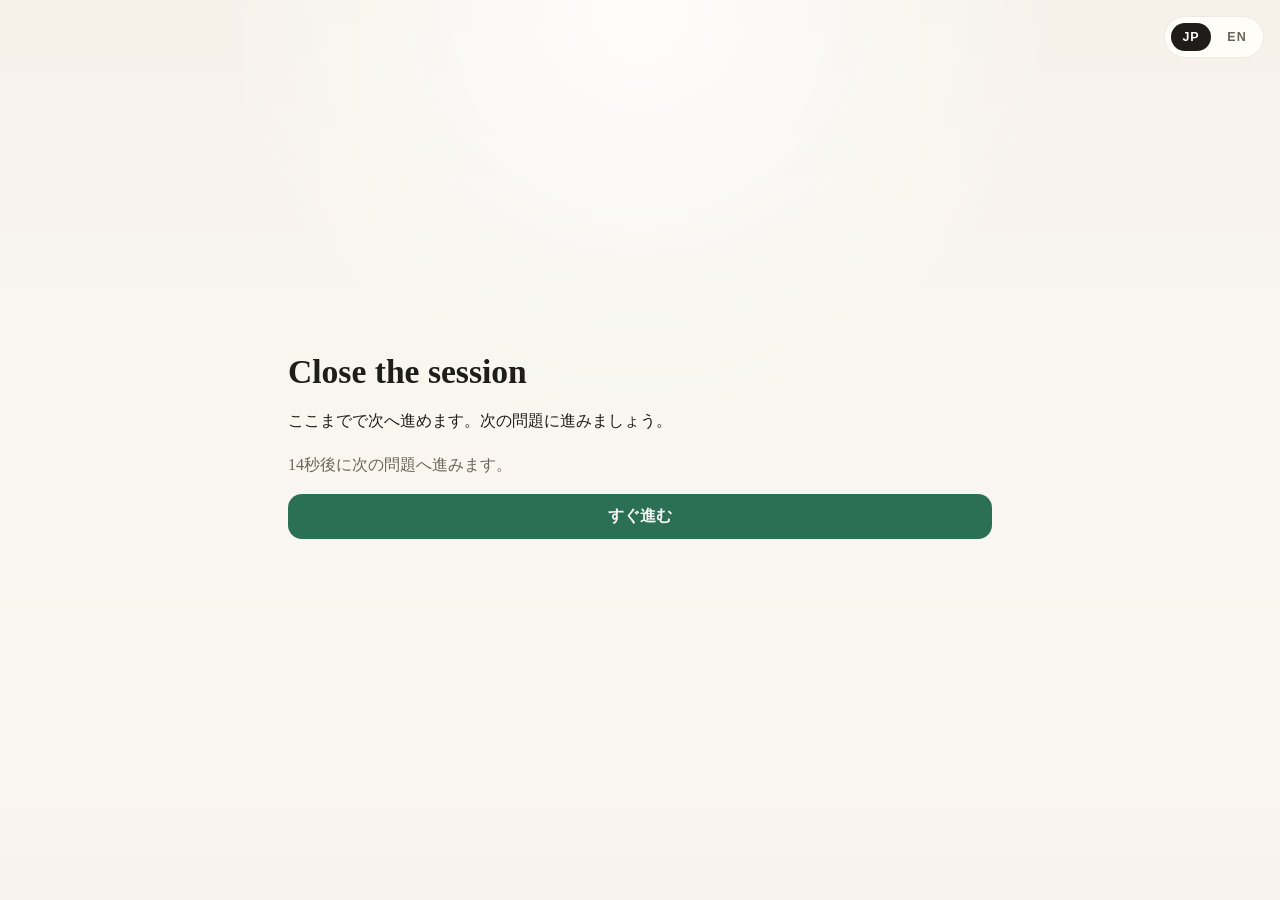
<file: summary.html>
<!doctype html>
<html lang="ja">
  <head>
    <meta charset="UTF-8" />
    <meta name="viewport" content="width=device-width, initial-scale=1.0" />
    <title>Session Summary</title>
    <link rel="icon" type="image/svg+xml" href="./urban-building-company-city-apartment-svgrepo-com.svg" />
    <link rel="stylesheet" href="./styles.css" />
  </head>
  <body>
    <main class="page-shell page-shell--slide">
      <article class="slide-card">
        <h2 id="summaryTitle" class="slide-title"></h2>
        <p id="summaryText" class="session-card__body"></p>
        <p id="countdownText" class="question-intro"></p>
        <a id="skipAheadLink" class="session-button slide-link" href="./question.html"></a>
      </article>
    </main>

    <script type="module">
      import { getNextStageHref, getStore, mergeStore, mountLanguageToggle, t, translateTexts, LANG } from "./session.js";

      mountLanguageToggle();
      document.documentElement.lang = new URLSearchParams(window.location.search).get("lang") || "ja";
      const store = getStore();
      const summaryText = store.summaryText || "ここまでで次へ進めます。次の問題に進みましょう。";
      const [translatedSummary] = LANG === "en" ? await translateTexts([summaryText]) : [summaryText];
      document.getElementById("summaryText").textContent = translatedSummary;
      mergeStore({ stage: "summary" });
      const countdownText = document.getElementById("countdownText");
      const skipAheadLink = document.getElementById("skipAheadLink");
      const nextHref = getNextStageHref(store);
      let remainingSeconds = 15;

      document.getElementById("summaryTitle").textContent = t("closeSession");
      skipAheadLink.textContent = t("skipAhead");
      skipAheadLink.href = nextHref;
      countdownText.textContent = t("autoAdvance", remainingSeconds);

      const countdownTimer = window.setInterval(() => {
        remainingSeconds -= 1;
        if (remainingSeconds <= 0) {
          window.clearInterval(countdownTimer);
          return;
        }
        countdownText.textContent = t("autoAdvance", remainingSeconds);
      }, 1000);

      window.setTimeout(() => {
        window.clearInterval(countdownTimer);
        window.location.href = nextHref;
      }, 15000);
    </script>
  </body>
</html>
</file>
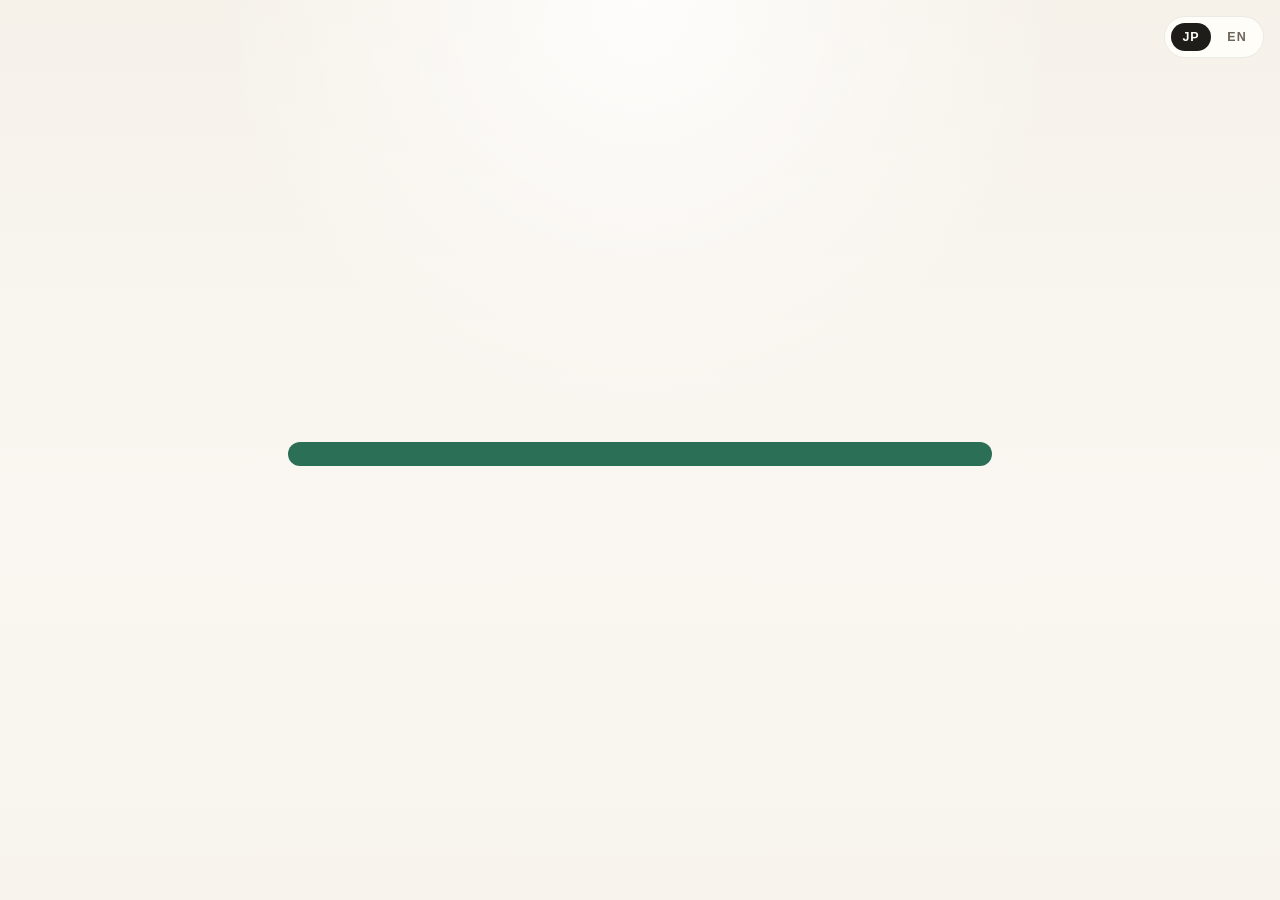
<file: topic.html>
<!doctype html>
<html lang="ja">
  <head>
    <meta charset="UTF-8" />
    <meta name="viewport" content="width=device-width, initial-scale=1.0" />
    <title>Topic</title>
    <link rel="icon" type="image/svg+xml" href="./urban-building-company-city-apartment-svgrepo-com.svg" />
    <link rel="stylesheet" href="./styles.css" />
  </head>
  <body>
    <main class="page-shell page-shell--slide">
      <article class="slide-card">
        <h2 id="topicMessage" class="slide-title"></h2>
        <a id="topicNextLink" class="session-button slide-link" href="./question.html"></a>
      </article>
    </main>

    <script type="module">
      import { buildTopicMessage, getStore, loadQuestion, mergeStore, mountLanguageToggle, t, translateTexts, withLang, LANG } from "./session.js";

      mountLanguageToggle();
      document.documentElement.lang = new URLSearchParams(window.location.search).get("lang") || "ja";
      mergeStore({ stage: "topic" });
      const store = getStore();
      let question = store.currentQuestion;
      if (!question) {
        question = await loadQuestion();
      }

      const topicText = buildTopicMessage(question);
      const [translatedTopic] = LANG === "en" ? await translateTexts([topicText]) : [topicText];
      document.getElementById("topicMessage").textContent = translatedTopic;
      document.getElementById("topicNextLink").textContent = t("next");
      document.getElementById("topicNextLink").href = withLang("./question.html");
    </script>
  </body>
</html>
</file>
<file: styles.css>
:root {
  --bg: #faf7f2;
  --paper: #fffefa;
  --ink: #1f1d1a;
  --muted: #6c6458;
  --line: #d9cfbf;
  --accent: #2b6f57;
  --accent-soft: #dcecdf;
  --warning: #a44c2a;
  --shadow: 0 18px 40px rgba(56, 46, 34, 0.12);
  --radius-lg: 28px;
  --radius-md: 18px;
}

* {
  box-sizing: border-box;
}

[hidden] {
  display: none !important;
}

body {
  margin: 0;
  min-height: 100vh;
  background:
    radial-gradient(circle at top, rgba(255, 255, 255, 0.84), transparent 38%),
    linear-gradient(180deg, #f6f2ea 0%, var(--bg) 58%, #f8f4ed 100%);
  color: var(--ink);
  font-family: Georgia, "Times New Roman", serif;
}

body.body--company {
  background:
    radial-gradient(circle at top, rgba(252, 253, 255, 0.96), transparent 42%),
    linear-gradient(180deg, #ffffff 0%, #fbfcfd 62%, #f5f7fa 100%);
}

.page-shell {
  width: min(1120px, calc(100% - 32px));
  margin: 0 auto;
  padding: 24px 0 32px;
  min-height: 100vh;
}

.lang-toggle {
  position: fixed;
  top: 16px;
  right: 16px;
  z-index: 30;
  display: inline-flex;
  gap: 6px;
  padding: 6px;
  border: 1px solid rgba(108, 100, 88, 0.12);
  border-radius: 999px;
  background: rgba(255, 254, 250, 0.88);
  backdrop-filter: blur(10px);
}

.admin-link {
  position: fixed;
  top: 16px;
  left: 16px;
  z-index: 30;
  width: 42px;
  height: 42px;
  display: inline-flex;
  align-items: center;
  justify-content: center;
  border: 1px solid rgba(108, 100, 88, 0.12);
  border-radius: 999px;
  background: rgba(255, 254, 250, 0.88);
  backdrop-filter: blur(10px);
  color: var(--muted);
  text-decoration: none;
}

.admin-link:hover {
  color: var(--ink);
  border-color: rgba(108, 100, 88, 0.24);
}

.admin-link__icon {
  width: 22px;
  height: 22px;
  display: block;
  opacity: 0.72;
}

.admin-link:hover .admin-link__icon {
  opacity: 0.96;
}

.lang-toggle__link {
  min-width: 40px;
  padding: 7px 10px;
  border-radius: 999px;
  color: var(--muted);
  text-decoration: none;
  text-align: center;
  font-family: "Helvetica Neue", Arial, sans-serif;
  font-size: 0.78rem;
  font-weight: 700;
  letter-spacing: 0.08em;
}

.lang-toggle__link.is-active {
  background: var(--ink);
  color: #fffdfa;
}

.page-shell--slide {
  display: grid;
  align-items: center;
}

.slide-card {
  width: min(760px, 100%);
  min-height: min(76vh, 760px);
  margin: 0 auto;
  padding: 28px;
  display: flex;
  flex-direction: column;
  justify-content: center;
  gap: 16px;
  background: transparent;
  border: none;
  border-radius: 0;
  box-shadow: none;
  animation: riseIn 460ms ease both;
}

.slide-scroll {
  min-height: 0;
  overflow-y: auto;
  padding-right: 6px;
}

.slide-scroll--question {
  flex: 1 1 auto;
  display: grid;
  align-content: start;
  gap: 16px;
}

.slide-scroll--intervention {
  flex: 1 1 auto;
  display: grid;
  align-content: start;
  gap: 14px;
}

.slide-scroll::-webkit-scrollbar {
  width: 8px;
}

.slide-scroll::-webkit-scrollbar-thumb {
  background: rgba(108, 100, 88, 0.22);
  border-radius: 999px;
}

.slide-title {
  margin: 0;
  font-size: clamp(1.5rem, 3vw, 2.1rem);
}

.slide-link {
  text-decoration: none;
  display: inline-flex;
  align-items: center;
  justify-content: center;
}

.hero {
  min-height: calc(100vh - 56px);
  padding: 12px 8px 32px;
  display: flex;
  flex-direction: column;
  justify-content: center;
}

.eyebrow,
.panel-label,
.coach-script__label,
.state-card__label,
.next-action__label {
  margin: 0 0 10px;
  color: var(--muted);
  font-family: "Helvetica Neue", Arial, sans-serif;
  font-size: 0.78rem;
  font-weight: 700;
  letter-spacing: 0.14em;
  text-transform: uppercase;
}

.hero h1 {
  margin: 0;
  max-width: 11ch;
  font-size: clamp(2.8rem, 7vw, 5.2rem);
  line-height: 0.94;
  font-weight: 700;
}

.hero-copy {
  max-width: 58ch;
  margin: 18px 0 0;
  color: var(--muted);
  font-size: 1.05rem;
  line-height: 1.6;
  animation: riseIn 560ms ease both;
}

.hero-button {
  margin-top: 22px;
  animation: riseIn 680ms ease both;
}

.coach-panel {
  padding: 0;
  background: transparent;
  border: none;
  border-radius: 0;
  box-shadow: none;
  backdrop-filter: none;
}

.coach-panel__header {
  display: flex;
  justify-content: space-between;
  gap: 16px;
  align-items: end;
}

.coach-panel__header h2,
.signals__header h3 {
  margin: 0;
  font-size: clamp(1.6rem, 3vw, 2.3rem);
}

.refresh-button {
  border: none;
  border-radius: 999px;
  background: var(--accent);
  color: #f7f8f4;
  font: inherit;
  font-family: "Helvetica Neue", Arial, sans-serif;
  font-weight: 700;
  padding: 12px 18px;
  cursor: pointer;
}

.refresh-button:hover {
  filter: brightness(1.05);
}

.status-message {
  margin-top: 20px;
  padding: 14px 16px;
  border-radius: var(--radius-md);
  background: #f7f1e4;
  color: var(--muted);
  font-family: "Helvetica Neue", Arial, sans-serif;
}

.status-message[data-state="error"] {
  background: #f8e8e1;
  color: var(--warning);
}

.state-view {
  margin-top: 0;
  display: grid;
  gap: 18px;
  justify-items: center;
  min-height: calc(100vh - 56px);
  align-content: center;
}

.stage-actions {
  display: flex;
  gap: 12px;
  flex-wrap: wrap;
}

.overview-panel {
  display: grid;
  gap: 18px;
  min-height: min(76vh, 760px);
  align-content: center;
}

.coach-script,
.next-action,
.signals,
.state-card,
.coach-chat,
.session-card,
.session-flow {
  background: var(--paper);
  border: 1px solid var(--line);
  border-radius: var(--radius-md);
}

.coach-script,
.overview-panel,
.session-flow,
.signals,
.coach-chat {
  width: min(760px, 100%);
}

.coach-script {
  min-height: min(76vh, 760px);
  padding: 28px;
  display: flex;
  flex-direction: column;
  justify-content: center;
}

.coach-script__body {
  font-size: 1.2rem;
  line-height: 1.75;
}

.state-grid {
  display: grid;
  grid-template-columns: repeat(4, minmax(0, 1fr));
  gap: 16px;
}

.state-card {
  padding: 18px;
  min-height: 152px;
}

.state-card h3 {
  margin: 0;
  font-size: 1.45rem;
  line-height: 1.25;
}

.next-action {
  padding: 22px;
  background: var(--accent-soft);
}

.next-action__body {
  margin: 0;
  font-size: 1.16rem;
  line-height: 1.7;
}

.support-actions {
  display: flex;
  gap: 16px;
  align-items: center;
  width: min(760px, 100%);
  justify-content: center;
}

.support-link {
  border: none;
  background: transparent;
  color: var(--accent);
  font: inherit;
  font-family: "Helvetica Neue", Arial, sans-serif;
  font-weight: 700;
  padding: 0;
  cursor: pointer;
  text-decoration: underline;
  text-underline-offset: 3px;
}

.signals {
  min-height: min(76vh, 760px);
  padding: 28px;
}

.coach-chat {
  min-height: min(76vh, 760px);
  padding: 28px;
}

.session-flow {
  width: min(760px, 100%);
  min-height: min(76vh, 760px);
  padding: 0;
  background: transparent;
  border: none;
  display: grid;
  align-items: center;
}

.session-flow > .signals__header {
  display: none;
}

.session-stage-deck {
  display: grid;
  grid-template-columns: 1fr;
  width: 100%;
}

.session-card {
  width: 100%;
  min-height: min(76vh, 760px);
  padding: 28px;
  display: flex;
  flex-direction: column;
  gap: 12px;
  justify-content: center;
}

.session-card[hidden] {
  display: none !important;
}

.session-card__label {
  margin: 0;
  color: var(--muted);
  font-family: "Helvetica Neue", Arial, sans-serif;
  font-size: 0.78rem;
  font-weight: 700;
  letter-spacing: 0.12em;
  text-transform: uppercase;
}

.session-card h4 {
  margin: 0;
  font-size: 1.25rem;
}

.session-card__body,
.question-stem {
  margin: 0;
  color: var(--ink);
  line-height: 1.7;
}

.question-intro {
  margin: 0;
  color: var(--muted);
  line-height: 1.7;
}

.question-stem {
  padding: 12px 14px;
  border-radius: 14px;
  background: #f5efe3;
  font-weight: 600;
}

.question-recall {
  display: grid;
  gap: 8px;
  padding: 14px 16px;
  border-radius: 14px;
  background: #f5efe3;
}

.question-recall__label {
  margin: 0;
  color: var(--muted);
  font-family: "Helvetica Neue", Arial, sans-serif;
  font-size: 0.78rem;
  font-weight: 700;
  letter-spacing: 0.08em;
  text-transform: uppercase;
}

.question-recall__stem,
.question-recall__choice {
  margin: 0;
  line-height: 1.7;
}

.question-recall__choice {
  font-weight: 600;
}

@keyframes riseIn {
  from {
    opacity: 0;
    transform: translateY(10px);
  }

  to {
    opacity: 1;
    transform: translateY(0);
  }
}

.choice-list {
  display: grid;
  gap: 10px;
}

.choice-button,
.session-button {
  border: 1px solid var(--line);
  background: #fffefb;
  border-radius: 14px;
  padding: 12px 14px;
  font: inherit;
  text-align: left;
  cursor: pointer;
}

.choice-button:hover,
.session-button:hover {
  border-color: var(--accent);
}

.question-actions {
  display: flex;
  gap: 10px;
  margin-top: auto;
}

.choice-button[data-selected="true"] {
  border-color: var(--accent);
  background: #e6f1ea;
}

.answer-feedback {
  padding: 14px 16px;
  border-radius: 14px;
  background: #f5efe3;
  line-height: 1.7;
}

.answer-feedback[data-result="correct"] {
  background: #e7f3eb;
}

.answer-feedback[data-result="incorrect"] {
  background: #f7e7e3;
}

.reflection-panel {
  display: grid;
  gap: 12px;
  padding-top: 8px;
}

.reflection-thread {
  display: grid;
  gap: 8px;
}

.reflection-bubble {
  padding: 12px 14px;
  border-radius: 14px;
  line-height: 1.7;
  background: #f5efe3;
}

.reflection-bubble[data-role="user"] {
  background: #efe7d8;
}

.reflection-bubble[data-role="coach"] {
  background: #e7f3eb;
}

.reflection-form {
  display: grid;
  gap: 8px;
}

.reflection-form__label {
  color: var(--muted);
  font-family: "Helvetica Neue", Arial, sans-serif;
  font-size: 0.82rem;
  font-weight: 700;
}

.reflection-form__input {
  width: 100%;
  border: 1px solid var(--line);
  border-radius: 14px;
  padding: 12px 14px;
  font: inherit;
  background: #fffefb;
}

.reflection-form__input:disabled {
  background: #f3efe6;
  color: var(--muted);
}

.continue-discussion {
  align-self: start;
  border: none;
  background: transparent;
  color: var(--accent);
  font: inherit;
  font-family: "Helvetica Neue", Arial, sans-serif;
  font-weight: 700;
  padding: 0;
  cursor: pointer;
  text-decoration: underline;
  text-underline-offset: 3px;
}

.session-button {
  background: var(--accent);
  border: none;
  color: #f7f8f4;
  font-family: "Helvetica Neue", Arial, sans-serif;
  font-weight: 700;
  text-align: center;
}

.session-button--ghost {
  background: #efe7d8;
  color: var(--ink);
  border: 1px solid var(--line);
}

.signal-list {
  display: grid;
  grid-template-columns: repeat(4, minmax(0, 1fr));
  gap: 14px;
  margin: 20px 0 0;
}

.signal-list__item {
  padding: 14px;
  border-radius: 14px;
  background: #f7f2e8;
}

.signal-list__item dt {
  color: var(--muted);
  font-family: "Helvetica Neue", Arial, sans-serif;
  font-size: 0.82rem;
  font-weight: 700;
  text-transform: uppercase;
  letter-spacing: 0.08em;
}

.signal-list__item dd {
  margin: 10px 0 0;
  font-size: 1.1rem;
  line-height: 1.4;
}

.chat-messages {
  display: grid;
  gap: 12px;
  margin-top: 20px;
}

.chat-message {
  padding: 14px 16px;
  border-radius: 16px;
  max-width: min(100%, 68ch);
  line-height: 1.6;
}

.chat-message[data-role="user"] {
  margin-left: auto;
  background: #efe6d6;
}

.chat-message[data-role="coach"] {
  background: #edf4ef;
}

.coach-form {
  margin-top: 18px;
}

.coach-form__label {
  display: block;
  margin-bottom: 10px;
  color: var(--muted);
  font-family: "Helvetica Neue", Arial, sans-serif;
  font-size: 0.82rem;
  font-weight: 700;
  letter-spacing: 0.08em;
  text-transform: uppercase;
}

.coach-form__row {
  display: grid;
  grid-template-columns: 1fr auto;
  gap: 12px;
}

.coach-form__input {
  width: 100%;
  border: 1px solid var(--line);
  border-radius: 14px;
  padding: 14px 16px;
  font: inherit;
  background: #fffefb;
}

.coach-form__input:focus {
  outline: 2px solid rgba(43, 111, 87, 0.18);
  border-color: var(--accent);
}

@media (max-width: 960px) {
  .state-grid,
  .signal-list {
    grid-template-columns: repeat(2, minmax(0, 1fr));
  }

  .session-grid {
    grid-template-columns: 1fr;
  }

  .session-card--question {
    grid-row: auto;
  }
}

@media (max-width: 640px) {
  .page-shell {
    width: min(100% - 20px, 100%);
    padding-top: 24px;
  }

  .coach-panel {
    padding: 20px;
  }

  .coach-panel__header {
    align-items: start;
    flex-direction: column;
  }

  .state-grid,
  .signal-list {
    grid-template-columns: 1fr;
  }

  .coach-form__row {
    grid-template-columns: 1fr;
  }

  .stage-actions {
    flex-direction: column;
  }
}

.company-view {
  width: min(860px, 100%);
  min-height: min(82vh, 820px);
  display: grid;
  gap: 18px;
  align-content: start;
}

.company-view--ops {
  width: min(980px, 100%);
}

.company-view__intro {
  margin: 0;
  color: var(--muted);
  line-height: 1.8;
  max-width: 60ch;
}

.company-now {
  display: grid;
  gap: 8px;
  padding: 16px 18px;
  border-radius: 18px;
  background: linear-gradient(135deg, rgba(43, 111, 87, 0.08), rgba(43, 111, 87, 0.02));
  border: 1px solid rgba(43, 111, 87, 0.16);
}

.company-now__label,
.company-now__body {
  margin: 0;
}

.company-now__label {
  color: var(--accent);
  font-family: "Helvetica Neue", Arial, sans-serif;
  font-size: 0.76rem;
  font-weight: 800;
  letter-spacing: 0.12em;
  text-transform: uppercase;
}

.company-now__body {
  font-size: 1.02rem;
  line-height: 1.65;
  font-weight: 700;
}

.company-ops {
  display: grid;
  gap: 18px;
}

.company-summary-strip {
  display: flex;
  gap: 10px;
  flex-wrap: wrap;
}

.company-summary-chip {
  padding: 9px 12px;
  border-radius: 999px;
  background: #f7f2e8;
  color: var(--muted);
  font-family: "Helvetica Neue", Arial, sans-serif;
  font-size: 0.8rem;
  font-weight: 700;
}

.company-summary-chip strong {
  color: var(--ink);
}

.company-grid {
  display: grid;
  grid-template-columns: minmax(0, 1.5fr) minmax(280px, 1fr);
  gap: 18px;
  align-items: start;
}

.company-column {
  display: grid;
  gap: 18px;
}

.company-overview,
.company-decisions {
  display: grid;
  grid-template-columns: repeat(2, minmax(0, 1fr));
  gap: 14px;
}

.company-trend {
  display: grid;
  gap: 10px;
  padding-top: 10px;
}

.company-trend__label {
  margin: 0;
  color: var(--muted);
  font-family: "Helvetica Neue", Arial, sans-serif;
  font-size: 0.78rem;
  font-weight: 700;
  letter-spacing: 0.08em;
  text-transform: uppercase;
}

.company-trend__list {
  display: flex;
  gap: 10px;
  flex-wrap: wrap;
}

.company-trend__list span {
  padding: 8px 12px;
  border-radius: 999px;
  background: #f7f2e8;
  font-family: "Helvetica Neue", Arial, sans-serif;
  font-size: 0.82rem;
  font-weight: 700;
}

.command-map {
  display: grid;
  gap: 16px;
}

.command-map__top {
  display: grid;
  grid-template-columns: minmax(220px, 0.8fr) minmax(0, 1fr);
  gap: 14px;
  align-items: start;
}

.command-map__spine {
  width: 2px;
  height: 32px;
  margin: -4px auto 0;
  background: linear-gradient(180deg, rgba(43, 111, 87, 0.4), rgba(43, 111, 87, 0));
}

.command-map__branches {
  display: grid;
  grid-template-columns: repeat(3, minmax(0, 1fr));
  gap: 14px;
}

.command-node {
  padding: 18px;
  border-radius: 18px;
  border: 1px solid var(--line);
  background: #fffefb;
  display: grid;
  gap: 8px;
}

.command-node--ceo {
  background: #edf4ef;
  border-color: rgba(43, 111, 87, 0.18);
}

.command-node--queue {
  background: #f7f2e8;
}

.command-node__label,
.command-node__value,
.command-node__meta {
  margin: 0;
}

.command-node__label {
  color: var(--muted);
  font-family: "Helvetica Neue", Arial, sans-serif;
  font-size: 0.76rem;
  font-weight: 700;
  letter-spacing: 0.08em;
  text-transform: uppercase;
}

.command-node__value {
  font-size: 1.05rem;
  font-weight: 700;
  line-height: 1.45;
}

.command-node__meta {
  color: var(--muted);
  line-height: 1.55;
}

.command-node--ceo .command-node__value {
  font-size: 1.15rem;
}

.command-node__badge {
  justify-self: start;
  padding: 7px 10px;
  border-radius: 999px;
  background: #f3efe6;
  color: var(--muted);
  font-family: "Helvetica Neue", Arial, sans-serif;
  font-size: 0.76rem;
  font-weight: 700;
}

.command-node__badge[data-state="companyCoachApplied"] {
  background: #e7f3eb;
  color: var(--accent);
}

.command-node__badge[data-state="companyCoachMonitoring"] {
  background: #f7f2e8;
  color: #876120;
}

.command-node__badge[data-state="companyCoachWaiting"] {
  background: #efede8;
  color: var(--muted);
}

.command-node__badge[data-state="companyCoachEscalated"] {
  background: #f8e8e1;
  color: var(--warning);
}

.company-panel--command {
  min-height: 100%;
}

.company-transmission {
  display: grid;
  grid-template-columns: repeat(3, minmax(0, 1fr));
  gap: 14px;
}

.company-transmission__card {
  padding: 18px;
  border-radius: 16px;
  background: #f7f2e8;
  display: grid;
  gap: 8px;
}

.company-transmission__label,
.company-transmission__value {
  margin: 0;
}

.company-transmission__label {
  color: var(--muted);
  font-family: "Helvetica Neue", Arial, sans-serif;
  font-size: 0.76rem;
  font-weight: 700;
  letter-spacing: 0.08em;
  text-transform: uppercase;
}

.company-transmission__value {
  font-size: 1.02rem;
  line-height: 1.6;
  font-weight: 700;
}

.company-panel {
  padding: 22px;
  background: var(--paper);
  border: 1px solid var(--line);
  border-radius: var(--radius-md);
  display: grid;
  gap: 14px;
}

.company-panel--wide {
  width: 100%;
}

.company-panel--subtle {
  background: rgba(255, 254, 250, 0.72);
}

.company-panel__title {
  margin: 0;
  font-size: 1.2rem;
}

.company-panel__list {
  display: grid;
  gap: 12px;
  margin: 0;
}

.company-panel__row {
  display: grid;
  gap: 6px;
}

.company-panel__row dt {
  margin: 0;
  color: var(--muted);
  font-family: "Helvetica Neue", Arial, sans-serif;
  font-size: 0.78rem;
  font-weight: 700;
  letter-spacing: 0.08em;
  text-transform: uppercase;
}

.company-panel__row dd {
  margin: 0;
  line-height: 1.7;
}

.company-review-actions {
  display: flex;
  gap: 10px;
  flex-wrap: wrap;
}

.company-review-actions .session-button[disabled] {
  opacity: 0.48;
  cursor: default;
}

.company-view__actions {
  display: flex;
  gap: 12px;
  flex-wrap: wrap;
}

.company-metric {
  padding: 16px;
  border-radius: 14px;
  background: #f7f2e8;
}

.company-metric--health {
  background: #edf4ef;
  border: 1px solid rgba(43, 111, 87, 0.16);
}

.company-metric--health .company-metric__value {
  color: var(--accent);
}

.company-metric__label {
  margin: 0 0 8px;
  color: var(--muted);
  font-family: "Helvetica Neue", Arial, sans-serif;
  font-size: 0.76rem;
  font-weight: 700;
  letter-spacing: 0.08em;
  text-transform: uppercase;
}

.company-metric__value {
  margin: 0;
  font-size: 1.08rem;
  line-height: 1.55;
}

.company-decision-pill {
  padding: 16px;
  border-radius: 16px;
  background: #f7f2e8;
}

.company-decision-pill__label,
.company-decision-pill__value {
  margin: 0;
}

.company-decision-pill__label {
  color: var(--muted);
  font-family: "Helvetica Neue", Arial, sans-serif;
  font-size: 0.76rem;
  font-weight: 700;
  letter-spacing: 0.08em;
}

.company-decision-pill__value {
  margin-top: 8px;
  font-size: 1.2rem;
  font-weight: 700;
}

@media (max-width: 760px) {
  .company-grid,
  .command-map__top,
  .company-overview,
  .company-decisions,
  .command-map__branches,
  .company-transmission {
    grid-template-columns: 1fr;
  }
}
</file>
